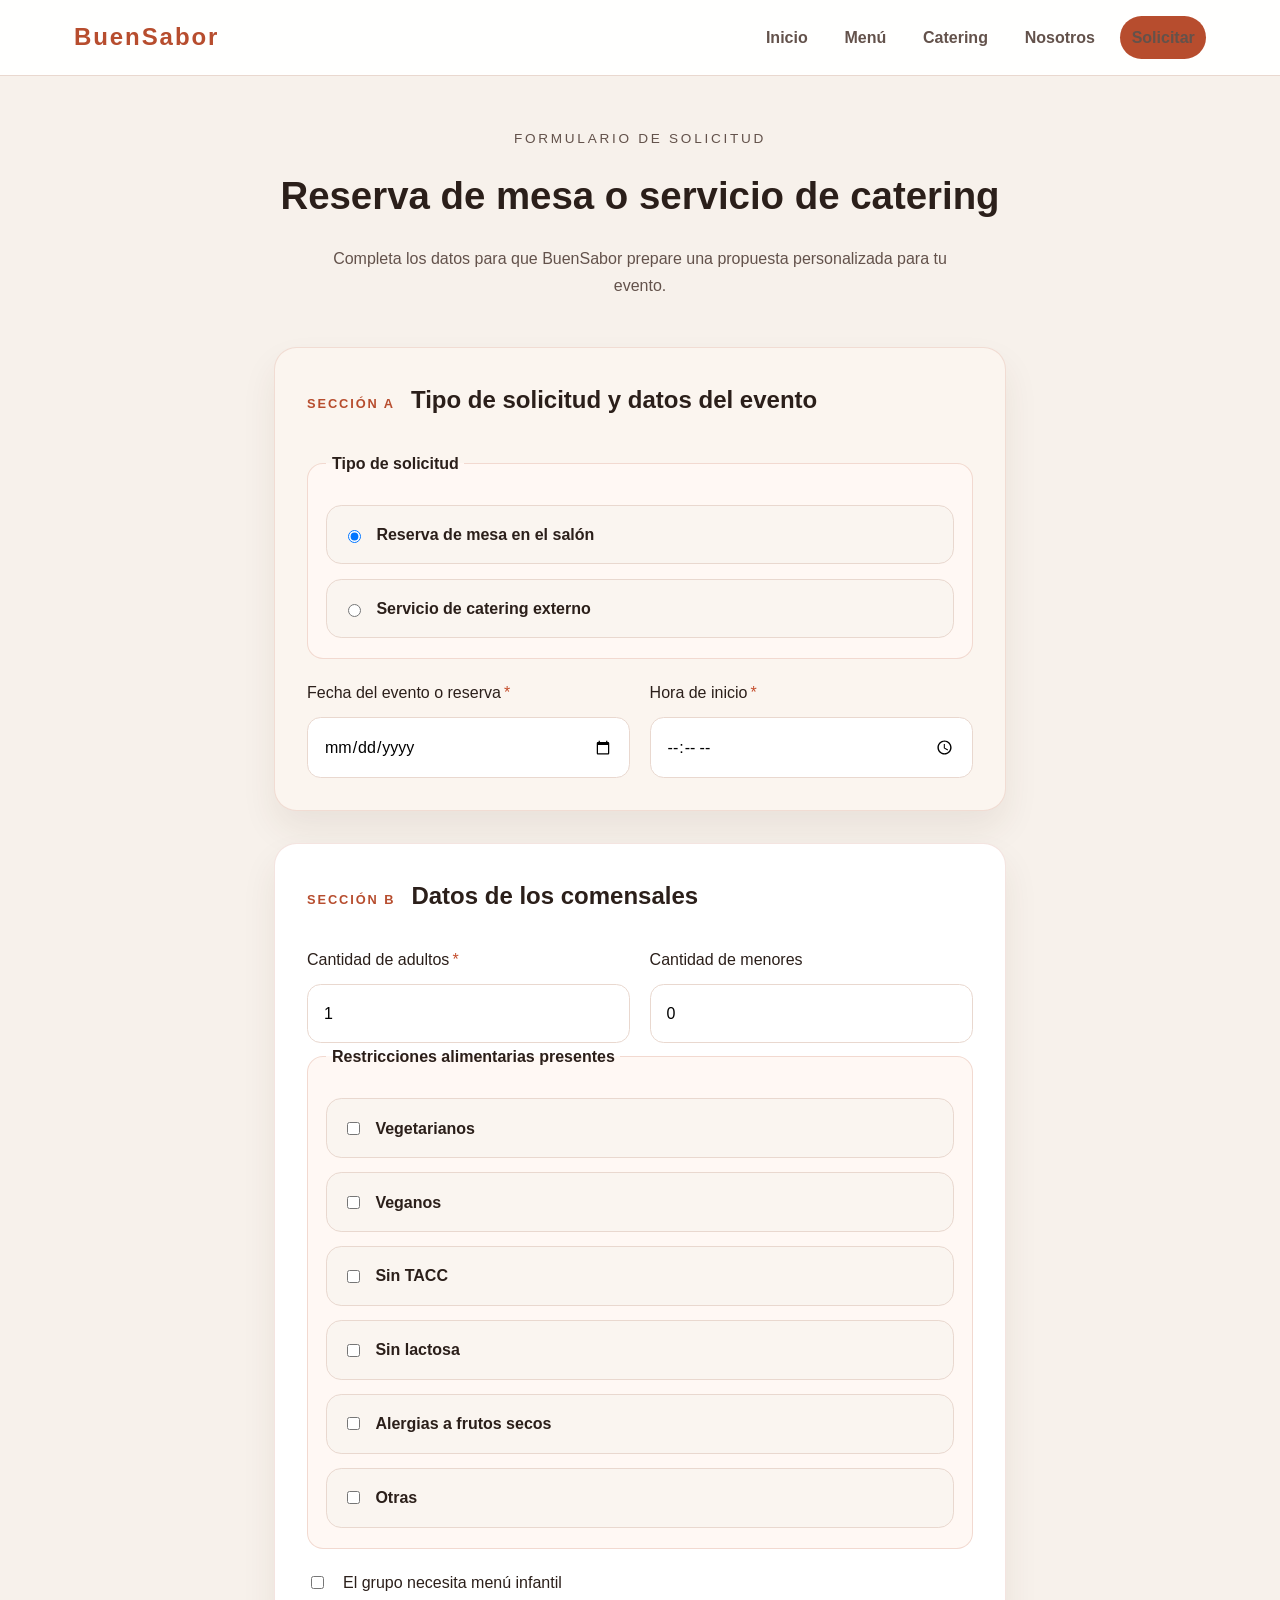
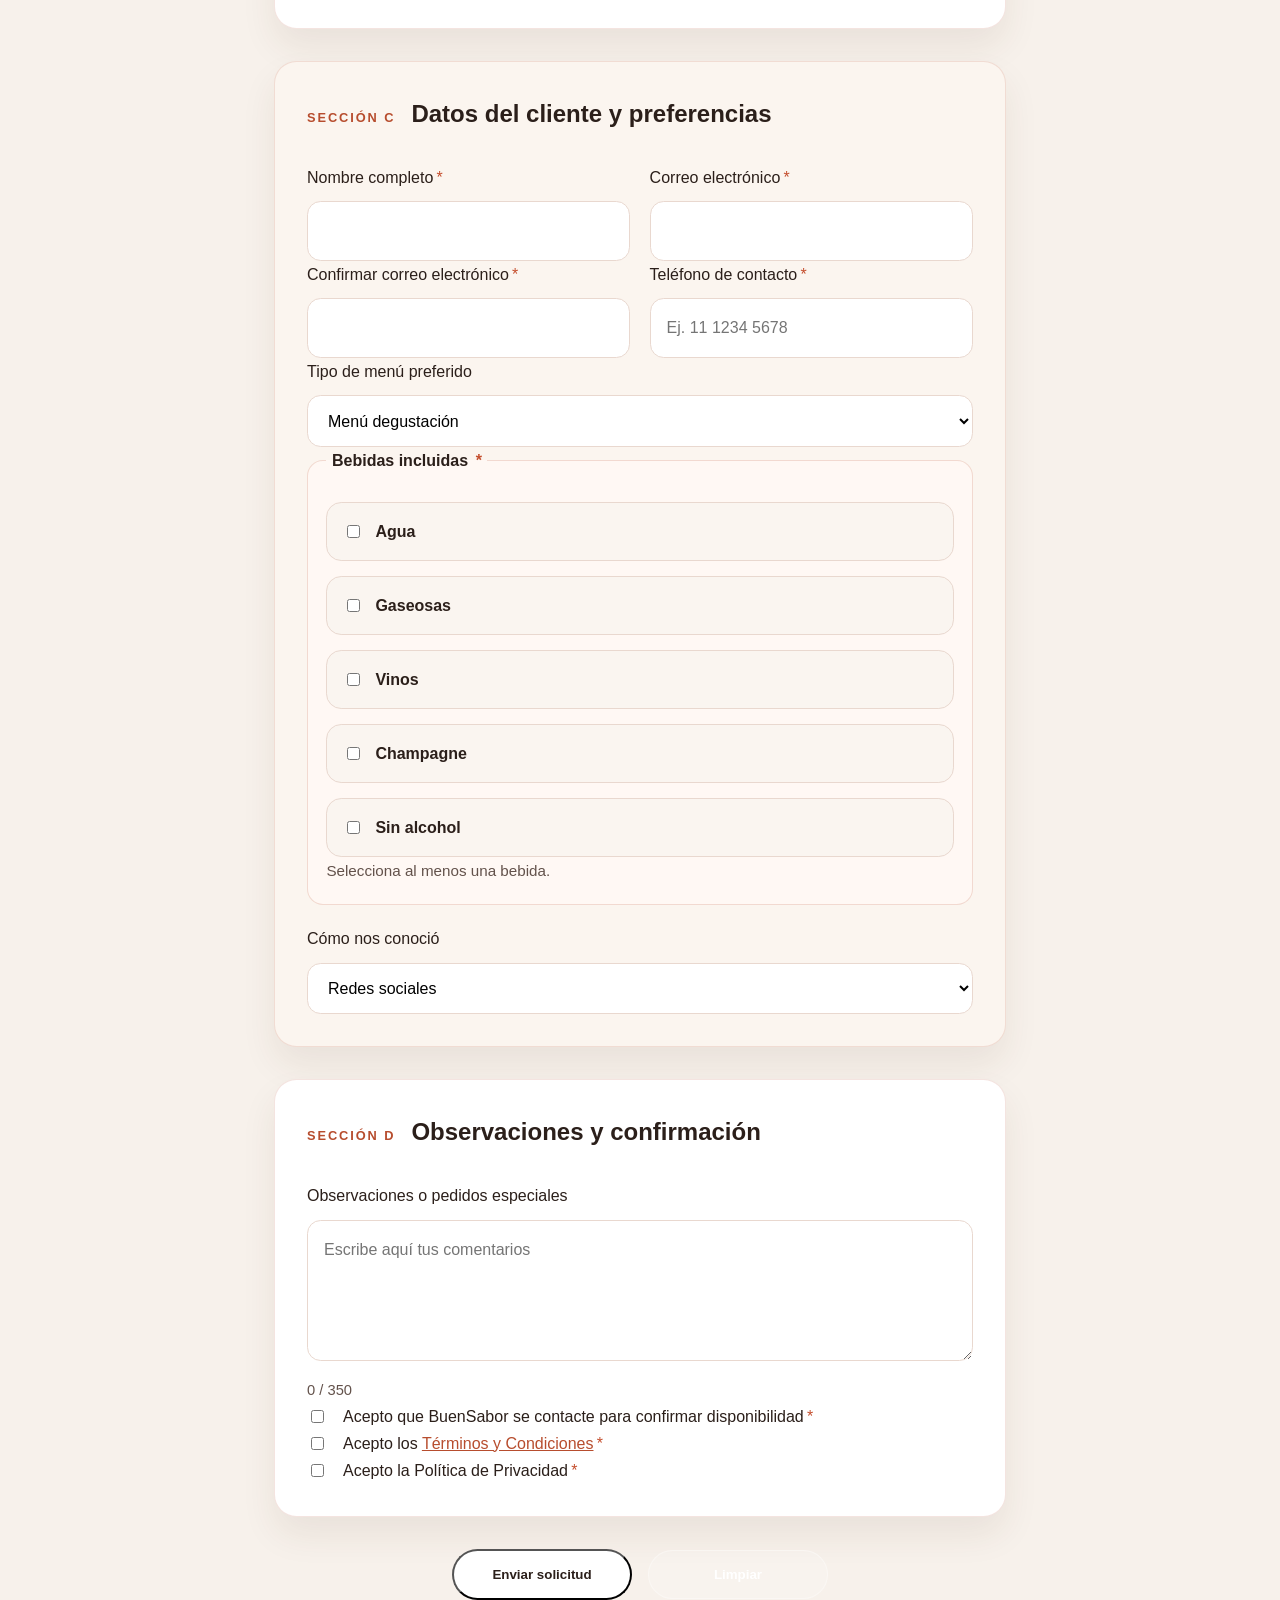
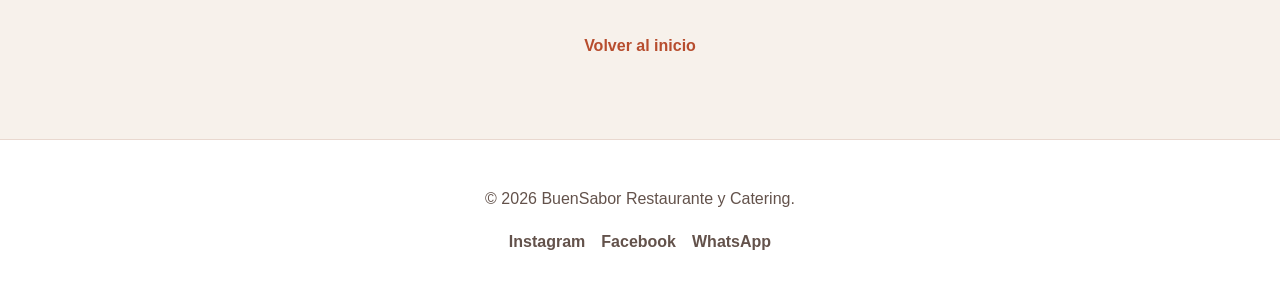
<file: solicitud.html>
<!DOCTYPE html>
<html lang="es">
  <head>
    <meta charset="UTF-8" />
    <meta name="viewport" content="width=device-width, initial-scale=1.0" />
    <title>Solicitud de Reserva | BuenSabor</title>
    <link rel="stylesheet" href="styles.css" />
  </head>
  <body>
    <header class="site-header" id="inicio">
      <div class="header-inner">
        <div class="logo">BuenSabor</div>
        <nav class="main-nav">
          <a href="index.html#inicio">Inicio</a>
          <a href="index.html#menu">Menú</a>
          <a href="index.html#catering">Catering</a>
          <a href="index.html#nosotros">Nosotros</a>
          <a class="btn-link" href="solicitud.html">Solicitar</a>
        </nav>
      </div>
    </header>

    <main class="request-page">
      <section class="section section-form">
        <div class="section-header">
          <p class="eyebrow">Formulario de solicitud</p>
          <h2>Reserva de mesa o servicio de catering</h2>
          <p>Completa los datos para que BuenSabor prepare una propuesta personalizada para tu evento.</p>
        </div>

        <form id="requestForm" class="request-form" novalidate>
          <div class="form-section">
            <div class="section-title">
              <span>Sección A</span>
              <h3>Tipo de solicitud y datos del evento</h3>
            </div>

            <fieldset>
              <legend>Tipo de solicitud</legend>
              <div class="radio-group">
                <label><input type="radio" name="requestType" value="reserva" checked /> Reserva de mesa en el salón</label>
                <label><input type="radio" name="requestType" value="catering" /> Servicio de catering externo</label>
              </div>
            </fieldset>

            <div class="field-grid">
              <label class="field">
                <span>Fecha del evento o reserva<span class="required">*</span></span>
                <input type="date" name="eventDate" required />
              </label>
              <label class="field">
                <span>Hora de inicio<span class="required">*</span></span>
                <input type="time" name="eventTime" required />
              </label>
            </div>

            <label class="field hidden" id="durationField">
              <span>Duración estimada del evento<span class="required">*</span></span>
              <select name="duration">
                <option value="1">1 hora</option>
                <option value="2">2 horas</option>
                <option value="3">3 horas</option>
                <option value="4">4 horas</option>
                <option value="5">4 horas o más</option>
              </select>
            </label>

            <label class="field hidden" id="eventNameField">
              <span>Nombre o descripción del evento<span class="required">*</span></span>
              <input type="text" name="eventName" placeholder="Cumpleaños de 50, Reunión anual de empresa" />
            </label>

            <label class="field hidden" id="eventTypeField">
              <span>Tipo de evento<span class="required">*</span></span>
              <select name="eventType" id="eventTypeSelect">
                <option value="">Selecciona...</option>
                <option value="casamiento">Casamiento</option>
                <option value="cumpleanos">Cumpleaños</option>
                <option value="corporativo">Evento corporativo</option>
                <option value="desayuno">Desayuno o coffee break</option>
                <option value="otro">Otro</option>
              </select>
            </label>

            <label class="field hidden" id="eventTypeOtherField">
              <span>Especifica el tipo de evento<span class="required">*</span></span>
              <input type="text" name="eventTypeOther" placeholder="Describe el evento" />
            </label>

            <label class="field hidden" id="eventLocationField">
              <span>Lugar del evento<span class="required">*</span></span>
              <input type="text" name="eventLocation" placeholder="Dirección donde se realizará el servicio" />
            </label>
          </div>

          <div class="form-section">
            <div class="section-title">
              <span>Sección B</span>
              <h3>Datos de los comensales</h3>
            </div>

            <div class="field-grid">
              <label class="field">
                <span>Cantidad de adultos<span class="required">*</span></span>
                <input type="number" name="adults" min="1" max="200" value="1" required />
              </label>
              <label class="field">
                <span>Cantidad de menores</span>
                <input type="number" name="children" min="0" max="50" value="0" />
              </label>
            </div>

            <fieldset>
              <legend>Restricciones alimentarias presentes</legend>
              <div class="checkbox-grid">
                <label><input type="checkbox" name="dietary" value="vegetarianos" /> Vegetarianos</label>
                <label><input type="checkbox" name="dietary" value="veganos" /> Veganos</label>
                <label><input type="checkbox" name="dietary" value="sin_tacc" /> Sin TACC</label>
                <label><input type="checkbox" name="dietary" value="sin_lactosa" /> Sin lactosa</label>
                <label><input type="checkbox" name="dietary" value="alergias" /> Alergias a frutos secos</label>
                <label><input type="checkbox" name="dietary" value="otras" id="dietOtherCheckbox" /> Otras</label>
              </div>
            </fieldset>

            <label class="field hidden" id="dietOtherField">
              <span>Detalle otras restricciones</span>
              <textarea name="dietOtherDetails" maxlength="200" rows="3" placeholder="Describe otras restricciones"></textarea>
              <small class="counter" id="dietOtherCounter">0 / 200</small>
            </label>

            <label class="field checkbox-field">
              <input type="checkbox" name="kidsMenu" id="kidsMenuCheckbox" />
              <span>El grupo necesita menú infantil</span>
            </label>

            <label class="field hidden" id="kidsMenuCountField">
              <span>Cantidad de menús infantiles<span class="required">*</span></span>
              <input type="number" name="kidsMenuCount" min="1" max="50" value="1" />
            </label>
          </div>

          <div class="form-section">
            <div class="section-title">
              <span>Sección C</span>
              <h3>Datos del cliente y preferencias</h3>
            </div>

            <div class="field-grid">
              <label class="field">
                <span>Nombre completo<span class="required">*</span></span>
                <input type="text" name="fullName" required />
              </label>
              <label class="field">
                <span>Correo electrónico<span class="required">*</span></span>
                <input type="email" name="email" required />
              </label>
            </div>

            <div class="field-grid">
              <label class="field">
                <span>Confirmar correo electrónico<span class="required">*</span></span>
                <input type="email" name="emailConfirm" required />
              </label>
              <label class="field">
                <span>Teléfono de contacto<span class="required">*</span></span>
                <input type="tel" name="phone" placeholder="Ej. 11 1234 5678" required />
              </label>
            </div>

            <label class="field">
              <span>Tipo de menú preferido</span>
              <select name="menuType">
                <option value="degustacion">Menú degustación</option>
                <option value="clasico">Menú clásico</option>
                <option value="infantil">Menú infantil predominante</option>
                <option value="chef">A definir con el chef</option>
              </select>
            </label>

            <fieldset>
              <legend>Bebidas incluidas <span class="required">*</span></legend>
              <div class="checkbox-grid">
                <label><input type="checkbox" name="drinks" value="agua" class="drink-checkbox" /> Agua</label>
                <label><input type="checkbox" name="drinks" value="gaseosas" class="drink-checkbox" /> Gaseosas</label>
                <label><input type="checkbox" name="drinks" value="vinos" class="drink-checkbox" /> Vinos</label>
                <label><input type="checkbox" name="drinks" value="champagne" class="drink-checkbox" /> Champagne</label>
                <label><input type="checkbox" name="drinks" value="sin_alcohol" class="drink-checkbox" /> Sin alcohol</label>
              </div>
              <small class="note">Selecciona al menos una bebida.</small>
            </fieldset>

            <label class="field checkbox-field hidden" id="waiterField">
              <input type="checkbox" name="waiterService" />
              <span>Necesita servicio de mozos</span>
            </label>

            <label class="field checkbox-field hidden" id="furnitureField">
              <input type="checkbox" name="furniture" />
              <span>Necesita mobiliario: mesas y sillas</span>
            </label>

            <label class="field">
              <span>Cómo nos conoció</span>
              <select name="referralSource">
                <option value="redes">Redes sociales</option>
                <option value="recomendacion">Recomendación</option>
                <option value="busqueda">Búsqueda web</option>
                <option value="cliente">Fue cliente antes</option>
                <option value="otro">Otro</option>
              </select>
            </label>
          </div>

          <div class="form-section">
            <div class="section-title">
              <span>Sección D</span>
              <h3>Observaciones y confirmación</h3>
            </div>

            <label class="field">
              <span>Observaciones o pedidos especiales</span>
              <textarea name="observations" maxlength="350" rows="4" placeholder="Escribe aquí tus comentarios"></textarea>
              <small class="counter" id="observationsCounter">0 / 350</small>
            </label>

            <label class="field checkbox-field">
              <input type="checkbox" name="acceptContact" required />
              <span>Acepto que BuenSabor se contacte para confirmar disponibilidad<span class="required">*</span></span>
            </label>
            <label class="field checkbox-field">
              <input type="checkbox" name="acceptTerms" required />
              <span>Acepto los <a href="#" class="link-inline">Términos y Condiciones</a><span class="required">*</span></span>
            </label>
            <label class="field checkbox-field">
              <input type="checkbox" name="acceptPrivacy" required />
              <span>Acepto la Política de Privacidad<span class="required">*</span></span>
            </label>
          </div>

          <div class="form-actions">
            <button type="submit" class="btn btn-primary">Enviar solicitud</button>
            <button type="reset" class="btn btn-secondary">Limpiar</button>
          </div>
          <div class="back-link">
            <a href="index.html">Volver al inicio</a>
          </div>
        </form>
      </section>
    </main>

    <footer class="site-footer">
      <p>&copy; 2026 BuenSabor Restaurante y Catering.</p>
      <div class="social-links">
        <a href="#">Instagram</a>
        <a href="#">Facebook</a>
        <a href="#">WhatsApp</a>
      </div>
    </footer>

    <script src="validaciones.js"></script>
  </body>
</html>
</file>
<file: styles.css>
:root {
  --bg: #f8f2ed;
  --surface: #ffffff;
  --text: #2b1f1a;
  --muted: #63524b;
  --primary: #b74d2e;
  --accent: #dfb590;
  --border: #e9d8cf;
  --shadow: rgba(43, 31, 25, 0.12);
  font-family: "Inter", "Segoe UI", Tahoma, Geneva, Verdana, sans-serif;
}

* {
  box-sizing: border-box;
}

html {
  scroll-behavior: smooth;
}

body {
  margin: 0;
  background: var(--bg);
  color: var(--text);
  line-height: 1.7;
}

img {
  width: 100%;
  display: block;
  border-radius: 1rem 1rem 0 0;
}

.site-header {
  background: rgba(255, 255, 255, 0.95);
  border-bottom: 1px solid var(--border);
  position: sticky;
  top: 0;
  z-index: 20;
}

.header-inner {
  max-width: 1180px;
  margin: 0 auto;
  padding: 1rem 1.5rem;
  display: flex;
  align-items: center;
  justify-content: space-between;
  gap: 1rem;
}

.logo {
  font-size: 1.5rem;
  font-weight: 800;
  letter-spacing: 0.08em;
  color: var(--primary);
}

.main-nav {
  display: flex;
  flex-wrap: wrap;
  gap: 0.9rem;
  align-items: center;
}

.main-nav a {
  color: var(--muted);
  text-decoration: none;
  font-weight: 600;
  padding: 0.5rem 0.7rem;
}

.main-nav a:hover,
.main-nav a:focus {
  color: var(--primary);
}

.btn-link {
  background: var(--primary);
  color: #fff;
  border-radius: 999px;
  padding: 0.65rem 1rem;
}

.hero {
  position: relative;
  min-height: 80vh;
  display: flex;
  align-items: center;
  background-image: url('https://images.unsplash.com/photo-1504674900247-0877df9cc836?auto=format&fit=crop&w=1400&q=80');
  background-size: cover;
  background-position: center;
  color: #fff;
}

.hero-overlay {
  position: absolute;
  inset: 0;
  background: linear-gradient(180deg, rgba(31, 17, 12, 0.5), rgba(13, 7, 5, 0.65));
}

.hero-content {
  position: relative;
  max-width: 780px;
  margin: 0 auto;
  padding: 4rem 1.5rem;
  text-align: center;
}

.eyebrow {
  display: inline-block;
  margin-bottom: 1rem;
  color: #f7d6b8;
  letter-spacing: 0.2em;
  text-transform: uppercase;
  font-size: 0.85rem;
}

.hero h1 {
  font-size: clamp(2.8rem, 5vw, 4.5rem);
  margin: 0;
  line-height: 1.02;
}

.hero-text {
  margin: 1.5rem auto 2rem;
  max-width: 640px;
  font-size: 1.1rem;
  color: #f3eadf;
}

.hero-actions {
  display: flex;
  flex-wrap: wrap;
  justify-content: center;
  gap: 1rem;
}

.btn {
  display: inline-flex;
  align-items: center;
  justify-content: center;
  padding: 0.95rem 1.8rem;
  border-radius: 999px;
  text-decoration: none;
  font-weight: 700;
  transition: transform 0.2s ease, box-shadow 0.2s ease;
}

.btn:hover {
  transform: translateY(-2px);
  box-shadow: 0 18px 40px rgba(0, 0, 0, 0.18);
}

.btn-primary {
  background: #fff;
  color: var(--text);
}

.btn-secondary {
  background: rgba(255, 255, 255, 0.16);
  color: #fff;
  border: 1px solid rgba(255, 255, 255, 0.35);
}

.section {
  padding: 5rem 1.5rem;
}

.section-header {
  max-width: 760px;
  margin: 0 auto 3rem;
  text-align: center;
}

.section-header h2 {
  font-size: 2.4rem;
  margin: 0.75rem 0 1rem;
}

.section-header p {
  color: var(--muted);
  max-width: 660px;
  margin: 0 auto;
}

.section-menu {
  background: #fff;
}

.dish-grid,
.event-grid,
.about-grid {
  display: grid;
  gap: 1.5rem;
}

.dish-grid {
  grid-template-columns: repeat(auto-fit, minmax(260px, 1fr));
}

.dish-card {
  background: #fff;
  border: 1px solid var(--border);
  border-radius: 1.3rem;
  overflow: hidden;
  box-shadow: 0 18px 45px rgba(70, 40, 20, 0.08);
  display: flex;
  flex-direction: column;
}

.dish-info {
  padding: 1.4rem;
  flex: 1;
  display: flex;
  flex-direction: column;
  gap: 1rem;
}

.dish-info h3 {
  margin: 0;
  font-size: 1.25rem;
  color: var(--text);
}

.dish-info p {
  margin: 0;
  color: var(--muted);
  flex: 1;
}

.dish-footer {
  display: flex;
  justify-content: space-between;
  align-items: center;
  gap: 0.75rem;
  flex-wrap: wrap;
}

.price {
  font-weight: 800;
  color: var(--primary);
}

.badge {
  background: #f2e2d8;
  color: #7b4d3d;
  padding: 0.4rem 0.7rem;
  border-radius: 999px;
  font-size: 0.82rem;
  font-weight: 700;
}

.section-catering {
  background: #f8f2ed;
}

.event-grid {
  grid-template-columns: repeat(auto-fit, minmax(240px, 1fr));
}

.event-card {
  padding: 1.8rem;
  border-radius: 1.2rem;
  background: #fff;
  border: 1px solid var(--border);
  box-shadow: 0 12px 30px var(--shadow);
}

.event-card h3 {
  margin: 0 0 0.8rem;
  color: var(--primary);
}

.event-card p {
  margin: 0;
  color: var(--muted);
}

.section-about {
  background: #fff;
}

.about-grid {
  grid-template-columns: repeat(auto-fit, minmax(260px, 1fr));
}

.about-card {
  padding: 1.8rem;
  background: #faf4ee;
  border: 1px solid var(--border);
  border-radius: 1.2rem;
}

.about-card h3 {
  margin-top: 0;
  color: var(--primary);
}

.site-footer {
  text-align: center;
  padding: 1.8rem 1.5rem;
  background: #fff;
  border-top: 1px solid var(--border);
  color: var(--muted);
}

.social-links {
  margin-top: 1rem;
  display: flex;
  justify-content: center;
  gap: 1rem;
  flex-wrap: wrap;
}

.social-links a {
  color: var(--muted);
  text-decoration: none;
  font-weight: 700;
}

.social-links a:hover {
  color: var(--primary);
}

@media (max-width: 900px) {
  .hero {
    min-height: 70vh;
  }

  .hero-content {
    padding-top: 3rem;
  }
}

@media (max-width: 720px) {
  .header-inner {
    flex-direction: column;
    align-items: flex-start;
  }

  .main-nav {
    justify-content: flex-start;
  }

  .hero-actions {
    flex-direction: column;
  }
}

/* Estilos para solicitud.html */
.request-page {
  background: #f7f1eb;
}

.section-form {
  max-width: 780px;
  margin: 0 auto;
  padding: 3rem 1.5rem 5rem;
}

.request-form {
  display: grid;
  gap: 2rem;
  max-width: 750px;
  margin: 0 auto;
}

.form-section {
  background: #ffffff;
  border: 1px solid rgba(183, 77, 46, 0.15);
  border-radius: 1.4rem;
  padding: 2rem;
  box-shadow: 0 18px 35px rgba(80, 50, 30, 0.08);
}

.form-section:nth-child(odd) {
  background: #fbf5ef;
}

.form-section:nth-child(even) {
  background: #ffffff;
}

.form-section .section-title {
  margin-bottom: 1.8rem;
}

.section-title {
  display: flex;
  flex-wrap: wrap;
  align-items: baseline;
  gap: 1rem;
  margin-bottom: 1.5rem;
}

.section-title span {
  color: var(--primary);
  font-weight: 700;
  text-transform: uppercase;
  letter-spacing: 0.15em;
  font-size: 0.8rem;
}

.section-title h3 {
  margin: 0;
  font-size: 1.5rem;
}

.field-grid {
  display: grid;
  grid-template-columns: repeat(auto-fit, minmax(240px, 1fr));
  gap: 1.2rem;
}

.field {
  display: flex;
  flex-direction: column;
  gap: 0.65rem;
}

.field label {
  display: flex;
  align-items: center;
  gap: 0.75rem;
}

.required {
  color: #c44d2c;
  margin-left: 0.2rem;
}

.field input[type="text"],
.field input[type="email"],
.field input[type="tel"],
.field input[type="date"],
.field input[type="time"],
.field input[type="number"],
.field select,
.field textarea {
  border: 1px solid var(--border);
  border-radius: 0.85rem;
  padding: 0.95rem 1rem;
  font: inherit;
  width: 100%;
  background: #fff;
  transition: border-color 0.2s ease, box-shadow 0.2s ease;
}

.field input[type="text"]:focus,
.field input[type="email"]:focus,
.field input[type="tel"]:focus,
.field input[type="date"]:focus,
.field input[type="time"]:focus,
.field input[type="number"]:focus,
.field select:focus,
.field textarea:focus {
  outline: none;
  border-color: var(--primary);
  box-shadow: 0 0 0 4px rgba(183, 77, 46, 0.12);
}

.campo-error {
  border-color: #d9554d !important;
  box-shadow: 0 0 0 4px rgba(217, 85, 77, 0.15) !important;
}

.campo-ok {
  border-color: #4b9a57 !important;
  box-shadow: 0 0 0 4px rgba(75, 154, 87, 0.15) !important;
}

.field textarea {
  min-height: 120px;
  resize: vertical;
}

.radio-group,
.checkbox-grid {
  display: grid;
  gap: 0.9rem;
}

.radio-group label,
.checkbox-grid label {
  display: flex;
  align-items: center;
  gap: 0.75rem;
  padding: 0.95rem 1rem;
  border: 1px solid var(--border);
  border-radius: 0.95rem;
  background: #faf5f0;
  font-weight: 600;
}

.checkbox-field {
  flex-direction: row;
  align-items: center;
  gap: 1rem;
}

.checkbox-field input {
  width: auto;
}

fieldset {
  border: 1px solid rgba(183, 77, 46, 0.18);
  border-radius: 1rem;
  padding: 1rem 1.15rem 1.25rem;
  margin: 0 0 1.25rem;
  background: #fff8f4;
}

fieldset.invalid {
  border-color: #d9554d;
  box-shadow: 0 0 0 4px rgba(217, 85, 77, 0.12);
}

legend {
  font-weight: 700;
  margin-bottom: 0.75rem;
  padding: 0 0.35rem;
}

.note {
  font-size: 0.95rem;
  color: var(--muted);
}

.hidden {
  display: none !important;
}

.counter {
  margin-top: 0.4rem;
  font-size: 0.92rem;
  color: var(--muted);
}

.field small {
  color: var(--muted);
}

.form-actions {
  display: flex;
  flex-wrap: wrap;
  gap: 1rem;
  justify-content: center;
  align-items: center;
}

.form-actions .btn {
  min-width: 180px;
  padding: 1rem 1.6rem;
}

.back-link {
  text-align: center;
}

.back-link a {
  color: var(--primary);
  text-decoration: none;
  font-weight: 700;
}

label .link-inline {
  color: var(--primary);
  text-decoration: underline;
}

@media (max-width: 860px) {
  .section-form {
    padding: 2rem 1rem 4rem;
  }

  .request-form {
    gap: 1.5rem;
  }
}

@media (max-width: 640px) {
  .field-grid {
    grid-template-columns: 1fr;
  }

  .radio-group label,
  .checkbox-grid label {
    padding: 0.85rem;
  }
}
</file>
